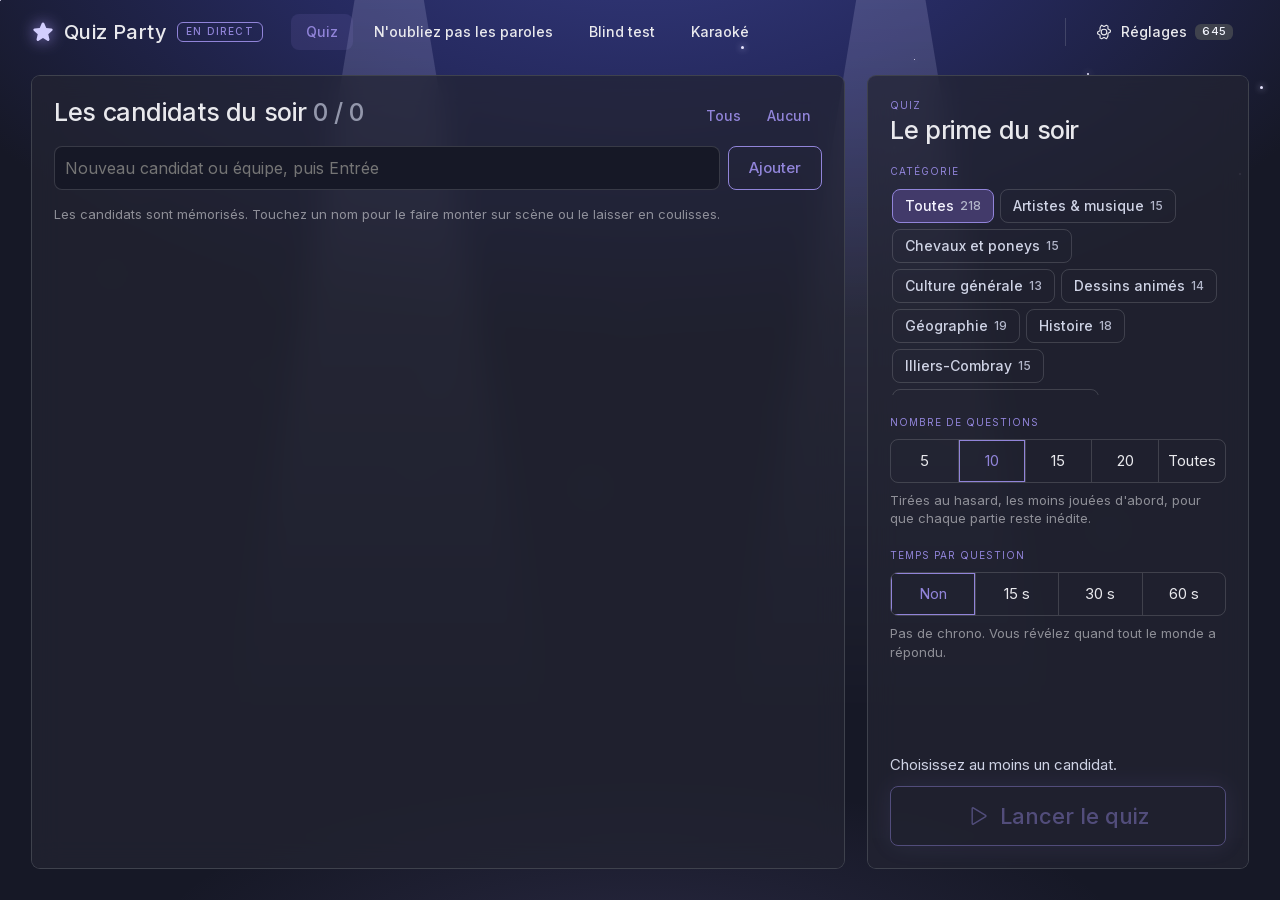
<file: index.html>
<!DOCTYPE html>
<html lang="fr">
<head>
<meta charset="utf-8">
<meta name="viewport" content="width=device-width, initial-scale=1">
<title>Quiz Party – Star Academy</title>
<meta name="theme-color" content="#161826">
<link rel="icon" href="favicon.ico" sizes="32x32">
<link rel="icon" type="image/svg+xml" href="favicon.svg">
<link rel="apple-touch-icon" href="apple-touch-icon.png">
<link rel="stylesheet" href="styles/fonts.css">
<link rel="stylesheet" href="styles/nocturne.css">
<link rel="stylesheet" href="styles/app.css">
</head>
<body>
<div id="root"></div>
<noscript>Quiz Party a besoin de JavaScript.</noscript>
<script src="vendor/react.production.min.js"></script>
<script src="vendor/react-dom.production.min.js"></script>
<script src="src/lib/html.js"></script>
<script src="src/karaoke.js"></script>
<script src="data/questions.js"></script>
<script src="src/bank.js"></script>
<script src="src/lib/media-player.js"></script>
<script src="src/view.js"></script>
<script src="src/app.js"></script>
</body>
</html>
</file>
<file: styles/fonts.css>
/* Inter (variable font, 100–900), self-hosted so the app works without Google Fonts. */
@font-face {
  font-family: 'Inter';
  font-style: normal;
  font-weight: 100 900;
  font-display: swap;
  src: url("../fonts/inter-latin-ext.woff2") format('woff2');
  unicode-range: U+0100-02BA, U+02BD-02C5, U+02C7-02CC, U+02CE-02D7, U+02DD-02FF, U+0304, U+0308, U+0329, U+1D00-1DBF, U+1E00-1E9F, U+1EF2-1EFF, U+2020, U+20A0-20AB, U+20AD-20C0, U+2113, U+2C60-2C7F, U+A720-A7FF;
}
@font-face {
  font-family: 'Inter';
  font-style: normal;
  font-weight: 100 900;
  font-display: swap;
  src: url("../fonts/inter-latin.woff2") format('woff2');
  unicode-range: U+0000-00FF, U+0131, U+0152-0153, U+02BB-02BC, U+02C6, U+02DA, U+02DC, U+0304, U+0308, U+0329, U+2000-206F, U+20AC, U+2122, U+2191, U+2193, U+2212, U+2215, U+FEFF, U+FFFD;
}
</file>
<file: styles/nocturne.css>
/* Nocturne — design-system tokens and component classes. This file is the source of truth for the system's look; retune it here and see readme.md. */
/* Inter is self-hosted: see fonts.css */

:root {
  --color-bg: #161826;
  --color-surface: #232532;
  --color-text: #e9e9ed;
  --color-accent: #9184d9; /* review round 7 (Barron): the accent moves to
     the product's blurple — OKLCH hue 289.2, the hue of the app's own Pro
     accent (#9a8fe0, --om-accent-pro) — at the same lightness the steel
     accent held (L 0.660, so the documented ratios survive) and chroma
     in the product blurple's own range (its token sits at C 0.118; the
     accent takes 0.125, from the old steel's 0.030):
     the accent now reads as an accent rather than another neutral. */
  --color-accent-2: #a7a1db; /* the machine-derived stand-in follows: same
     hue, same L 0.734, chroma at the same 2:3 proportion it held */
  --color-divider: color-mix(in srgb, #e9e9ed 16%, transparent);

  /* Tonal ramps — generated in OKLCH on one shared lightness scale, so the
     same step of any role matches the others in visual value. */
  --color-neutral-100: #f3f5fe;
  --color-neutral-200: #e4e7f5;
  --color-neutral-300: #cfd3e5;
  --color-neutral-400: #b2b6ca;
  --color-neutral-500: #9397ab;
  --color-neutral-600: #75798c;
  --color-neutral-700: #595d6c;
  --color-neutral-800: #3f424d;
  --color-neutral-900: #292b31;

  --color-accent-100: #f5f4ff;
  --color-accent-200: #e7e5fe;
  --color-accent-300: #d2cefd;
  --color-accent-400: #b5abfc;
  --color-accent-500: #968ae0;
  --color-accent-600: #796cbf;
  --color-accent-700: #5d5294;
  --color-accent-800: #423a6a;
  --color-accent-900: #2b2741;

  --color-accent-2-100: #f5f4ff;
  --color-accent-2-200: #e7e5fe;
  --color-accent-2-300: #d2cefd;
  --color-accent-2-400: #b5afe8;
  --color-accent-2-500: #9690c9;
  --color-accent-2-600: #7972a9;
  --color-accent-2-700: #5c5783;
  --color-accent-2-800: #423e5d;
  --color-accent-2-900: #2b293a;

  /* Deck section-divider ground — review round 3: saturation as presence.
     Dividers take a saturated deep indigo (hue 277, the neutral ramp's own
     family; C 0.094 — written when the accent held C 0.030, before the
     round-7 blurple raised it past the ground's) with a lighter bloom and
     a ghost tint of the same hue, while the slide grounds stay
     desaturated. Deck-scale fills only — not interface colors. */
  --color-section: #262a60;
  --color-section-glow: #353b80;
  --color-section-ghost: #4c5397;

  --font-heading: "Inter", system-ui, sans-serif;
  --font-heading-weight: 500;
  --font-body: "Inter", system-ui, sans-serif;

  --space-1: 2.8px;
  --space-2: 5.6px;
  --space-3: 8.4px;
  --space-4: 11.2px;
  --space-6: 16.8px;
  --space-8: 22.4px;

  --radius-sm: 4px;
  --radius-md: 8px;
  --radius-lg: 14px;

  /* Elevation — derived from the ground: soft ink-tinted shadows on a
     light theme, a hairline edge + ambient darkness on a dark one. */
  --shadow-sm: 0 0 0 1px #3f424d;
  --shadow-md: 0 0 0 1px #595d6c, 0 6px 18px rgba(0,0,0,0.55);
  --shadow-lg: 0 0 0 1px #9397ab, 0 16px 40px rgba(0,0,0,0.65);
}

body {
  background: var(--color-bg);
  color: var(--color-text);
  font-family: var(--font-body);
}
h1, h2, h3, h4 { font-family: var(--font-heading); font-weight: var(--font-heading-weight); }

.lighten{mix-blend-mode:lighten;background-color:transparent}

/* ══════════════════════════════════════════════════════════════════════════
   Components — built with the tokens above. Plain CSS
   on plain HTML: no JavaScript, no build step. Each class is documented in
   readme.md and demonstrated in foundations/ and components/.
   ══════════════════════════════════════════════════════════════════════ */

*, *::before, *::after { box-sizing: border-box; }
body { margin: 0; font-size: 15px; line-height: 1.55; font-weight: 400; }
h1, h2, h3, h4, h5, h6 {
  font-family: var(--font-heading); font-weight: var(--font-heading-weight);
  line-height: 1.12; letter-spacing: -0.015em; margin: 0 0 var(--space-2);
}
h1 { font-size: 42px; }
h2 { font-size: 32px; }
h3 { font-size: 25px; }
h4 { font-size: 20px; }
h5 { font-size: 16px; }
h6 { font-size: 13px; }
h6 { letter-spacing: 0.08em; text-transform: uppercase; }
p { margin: 0 0 var(--space-3); }
a { color: var(--color-accent); text-underline-offset: 3px; }
img { display: block; max-width: 100%; }
figure { margin: 0; }
figcaption {
  font-size: 11px; margin-top: var(--space-1);
  color: color-mix(in srgb, var(--color-text) 55%, transparent);
}
.text-muted { color: color-mix(in srgb, var(--color-text) 55%, transparent); }
:focus { outline: none; }
:focus-visible { outline: 2px solid var(--color-accent); outline-offset: 2px; }
::selection { background: color-mix(in srgb, var(--color-accent) 30%, transparent); }

/* — rules — */
/* Rules fade to transparent at both ends instead of stopping cleanly — a
   Nocturne signature. The ramp is 48px an end (one deck baseline unit),
   painted from the same divider token. Freestanding rules fade; box
   outlines, in-control separators, and short accent marks stay solid. */
.hr {
  height: 1px; border: 0; margin: var(--space-4) 0;
  background: linear-gradient(to right,
    transparent, var(--color-divider) 48px,
    var(--color-divider) calc(100% - 48px), transparent);
}

/* — buttons — */
.btn {
  display: inline-flex; align-items: center; justify-content: center; gap: 6px;
  cursor: pointer; text-decoration: none;
  font-family: var(--font-heading); font-weight: var(--font-heading-weight);
  font-size: 14px; line-height: 1.2; color: var(--color-text); /* matches the .input's 14px —
     the pair sits side by side in sign-up rows */
  background: transparent; border: 1px solid transparent;
  padding: var(--space-2) calc(var(--space-3) * 1.2);
  border-radius: var(--radius-md);
}
.btn svg { display: block; }
.btn:disabled { opacity: 0.45; cursor: not-allowed; }
.btn-primary { color: var(--color-accent); border-color: var(--color-accent); }
.btn-primary:hover { background: color-mix(in srgb, var(--color-accent) 12%, transparent); }
.btn-primary:active { background: color-mix(in srgb, var(--color-accent) 22%, transparent); }
.btn-secondary { border-color: var(--color-divider); }
.btn-secondary:hover { background: color-mix(in srgb, var(--color-text) 7%, transparent); }
.btn-secondary:active { background: color-mix(in srgb, var(--color-text) 14%, transparent); }
.btn-ghost { color: var(--color-accent); padding-inline: var(--space-1); }
.btn-ghost:hover { background: color-mix(in srgb, var(--color-accent) 10%, transparent); }
.btn-ghost:active { background: color-mix(in srgb, var(--color-accent) 18%, transparent); }
.btn-icon { width: 36px; height: 36px; padding: 0; }
.btn-block { width: 100%; margin-top: var(--space-2); }

/* — forms — */
.field > label {
  display: block; font-size: 12px; margin-bottom: 5px;
  color: color-mix(in srgb, var(--color-text) 70%, transparent);
}
.input {
  width: 100%; min-height: 36px; padding: 6px 10px; font: inherit;
  font-size: 14px; color: var(--color-text); caret-color: var(--color-accent);
  background: var(--color-surface);
  border: 1px solid var(--color-divider); border-radius: var(--radius-md);
}
.input:hover { border-color: color-mix(in srgb, var(--color-text) 45%, transparent); }
.input:focus-visible { border-color: var(--color-accent); outline-offset: 0; }
textarea.input { min-height: 90px; resize: vertical; }
.radio { display: inline-flex; align-items: center; gap: 8px; cursor: pointer; font-size: 14px; }
.radio input, .seg-opt input {
  position: absolute; opacity: 0; width: 0; height: 0; pointer-events: none;
}
.radio .dot {
  width: 16px; height: 16px; flex: none; border-radius: 50%;
  border: 1.5px solid var(--color-divider);
}
.radio:hover .dot { border-color: var(--color-accent); }
.radio input:checked + .dot {
  border-color: var(--color-accent); background: var(--color-accent);
  box-shadow: inset 0 0 0 4px var(--color-bg);
}
.radio input:focus-visible + .dot { outline: 2px solid var(--color-accent); outline-offset: 2px; }
.seg {
  display: inline-flex; overflow: hidden;
  border: 1px solid var(--color-divider); border-radius: var(--radius-md);
}
.seg-opt {
  display: inline-flex; align-items: center; gap: 6px;
  padding: 7px 12px; font-size: 13px; cursor: pointer;
}
.seg-opt + .seg-opt { border-left: 1px solid var(--color-divider); }
.seg-opt:has(input:checked) { color: var(--color-accent); box-shadow: inset 0 0 0 1px var(--color-accent); }
.seg-opt:not(:has(input:checked)):hover { background: color-mix(in srgb, var(--color-text) 7%, transparent); }
.seg-opt:has(input:focus-visible) { outline: 2px solid var(--color-accent); outline-offset: -2px; }

/* — cards — */
.card {
  display: flex; flex-direction: column; gap: var(--space-2);
  padding: var(--space-3); border-radius: var(--radius-md); background: var(--color-surface);
}
.card-kicker { font-size: 10px; letter-spacing: 0.1em; text-transform: uppercase; color: var(--color-accent); }
.card-title {
  font-family: var(--font-heading); font-weight: var(--font-heading-weight);
  font-size: 17px; line-height: 1.2;
}
.card-body { margin: 0; font-size: 13px; opacity: 0.8; flex: 1; }
.card-meta {
  display: flex; align-items: center; gap: 6px; font-size: 11px;
  color: color-mix(in srgb, var(--color-text) 50%, transparent);
}
.elev-sm { box-shadow: var(--shadow-sm); }
.elev-md { box-shadow: var(--shadow-md); }
.elev-lg { box-shadow: var(--shadow-lg); }

/* — tags — */
.tag {
  display: inline-flex; align-items: center; font-size: 11px;
  letter-spacing: 0.02em; padding: 3px 10px;
  border-radius: calc(var(--radius-md) * 0.75);
}
.tag-accent { background: var(--color-accent-800); color: var(--color-accent-100); }
.tag-accent-2 { background: var(--color-accent-2-800); color: var(--color-accent-2-100); }
.tag-neutral { background: var(--color-neutral-800); color: var(--color-neutral-100); }
.tag-outline { border: 1px solid var(--color-accent); color: var(--color-accent); }

/* — navigation — */
.nav {
  display: flex; align-items: center; gap: var(--space-4);
  padding: var(--space-3) var(--space-4);
  border-bottom: none;
}
.nav-brand {
  font-family: var(--font-heading); font-weight: var(--font-heading-weight);
  font-size: 18px; margin-right: auto;
}
.nav a { color: inherit; text-decoration: none; font-size: 14px; }
.nav a:hover, .nav a[aria-current='page'] { color: var(--color-accent); }

/* — tables — */
.table { width: 100%; border-collapse: collapse; font-size: 14px; }
.table th {
  text-align: left; font-size: 11px; letter-spacing: 0.08em; text-transform: uppercase;
  color: color-mix(in srgb, var(--color-text) 60%, transparent);
  padding: var(--space-2); border-bottom: 1px solid transparent; /* keeps layout; the row paints the fading rule */
}
.table td {
  padding: var(--space-2);
  border-bottom: 1px solid transparent;
}
/* Row rules as row-level strips so the end-fade spans the row, not each cell. */
.table thead tr {
  background: linear-gradient(to right,
    transparent, var(--color-divider) 48px,
    var(--color-divider) calc(100% - 48px), transparent) no-repeat bottom / 100% 1px;
}
.table tbody tr {
  background: linear-gradient(to right,
    transparent, color-mix(in srgb, var(--color-text) 8%, transparent) 48px,
    color-mix(in srgb, var(--color-text) 8%, transparent) calc(100% - 48px), transparent) no-repeat bottom / 100% 1px;
}
.table tbody tr:hover {
  /* the hover tint layers over the row rule, which keeps painting */
  background:
    linear-gradient(color-mix(in srgb, var(--color-text) 4%, transparent),
                    color-mix(in srgb, var(--color-text) 4%, transparent)) no-repeat 0 0 / 100% 100%,
    linear-gradient(to right,
      transparent, color-mix(in srgb, var(--color-text) 8%, transparent) 48px,
      color-mix(in srgb, var(--color-text) 8%, transparent) calc(100% - 48px), transparent) no-repeat bottom / 100% 1px;
}

/* — dialog — */
.dialog-backdrop {
  position: fixed; inset: 0; display: grid; place-items: center;
  padding: var(--space-4);
  background: color-mix(in srgb, var(--color-neutral-900) 50%, transparent);
}
.dialog {
  width: min(440px, 100%); display: flex; flex-direction: column; gap: var(--space-3);
  padding: var(--space-4); border-radius: var(--radius-lg);
  background: var(--color-surface); box-shadow: var(--shadow-lg);
}
.dialog-title {
  font-family: var(--font-heading); font-weight: var(--font-heading-weight);
  font-size: 20px;
}
.dialog-body { font-size: 14px; opacity: 0.85; }
.dialog-actions { display: flex; justify-content: flex-end; gap: var(--space-2); margin-top: var(--space-2); }
</file>
<file: styles/app.css>
/* App-specific styles: stage animations and helpers. Colors, type and components come from nocturne.css. */
html,body{margin:0;height:100%;background:var(--color-bg)}
a{color:var(--color-accent)}a:hover{color:var(--color-accent-400)}
@keyframes qpSwayL{0%{transform:rotate(-26deg)}100%{transform:rotate(-8deg)}}
@keyframes qpSwayR{0%{transform:rotate(24deg)}100%{transform:rotate(6deg)}}
@keyframes qpTwinkle{0%,100%{opacity:.35}50%{opacity:.9}}
@keyframes qpPop{0%{transform:scale(1)}40%{transform:scale(1.045)}100%{transform:scale(1)}}
@keyframes qpShake{0%,100%{transform:none}20%{transform:translateX(-6px)}40%{transform:translateX(5px)}60%{transform:translateX(-3px)}80%{transform:translateX(2px)}}
@keyframes qpFlash{0%{opacity:0}12%{opacity:1}100%{opacity:0}}
@keyframes qpFloat{0%{opacity:0;transform:translateY(8px)}100%{opacity:1;transform:none}}
@keyframes qpEq{0%{transform:scaleY(.25)}100%{transform:scaleY(1)}}
@keyframes qpRise{0%{opacity:0;transform:translateY(24px)}100%{opacity:1;transform:none}}
.qp-sr{position:absolute;width:1px;height:1px;overflow:hidden;clip:rect(0 0 0 0);white-space:nowrap}

/* Karaoké cards */
[data-hover]:hover { background: color-mix(in srgb, var(--color-accent) 10%, transparent) !important; }
</file>
